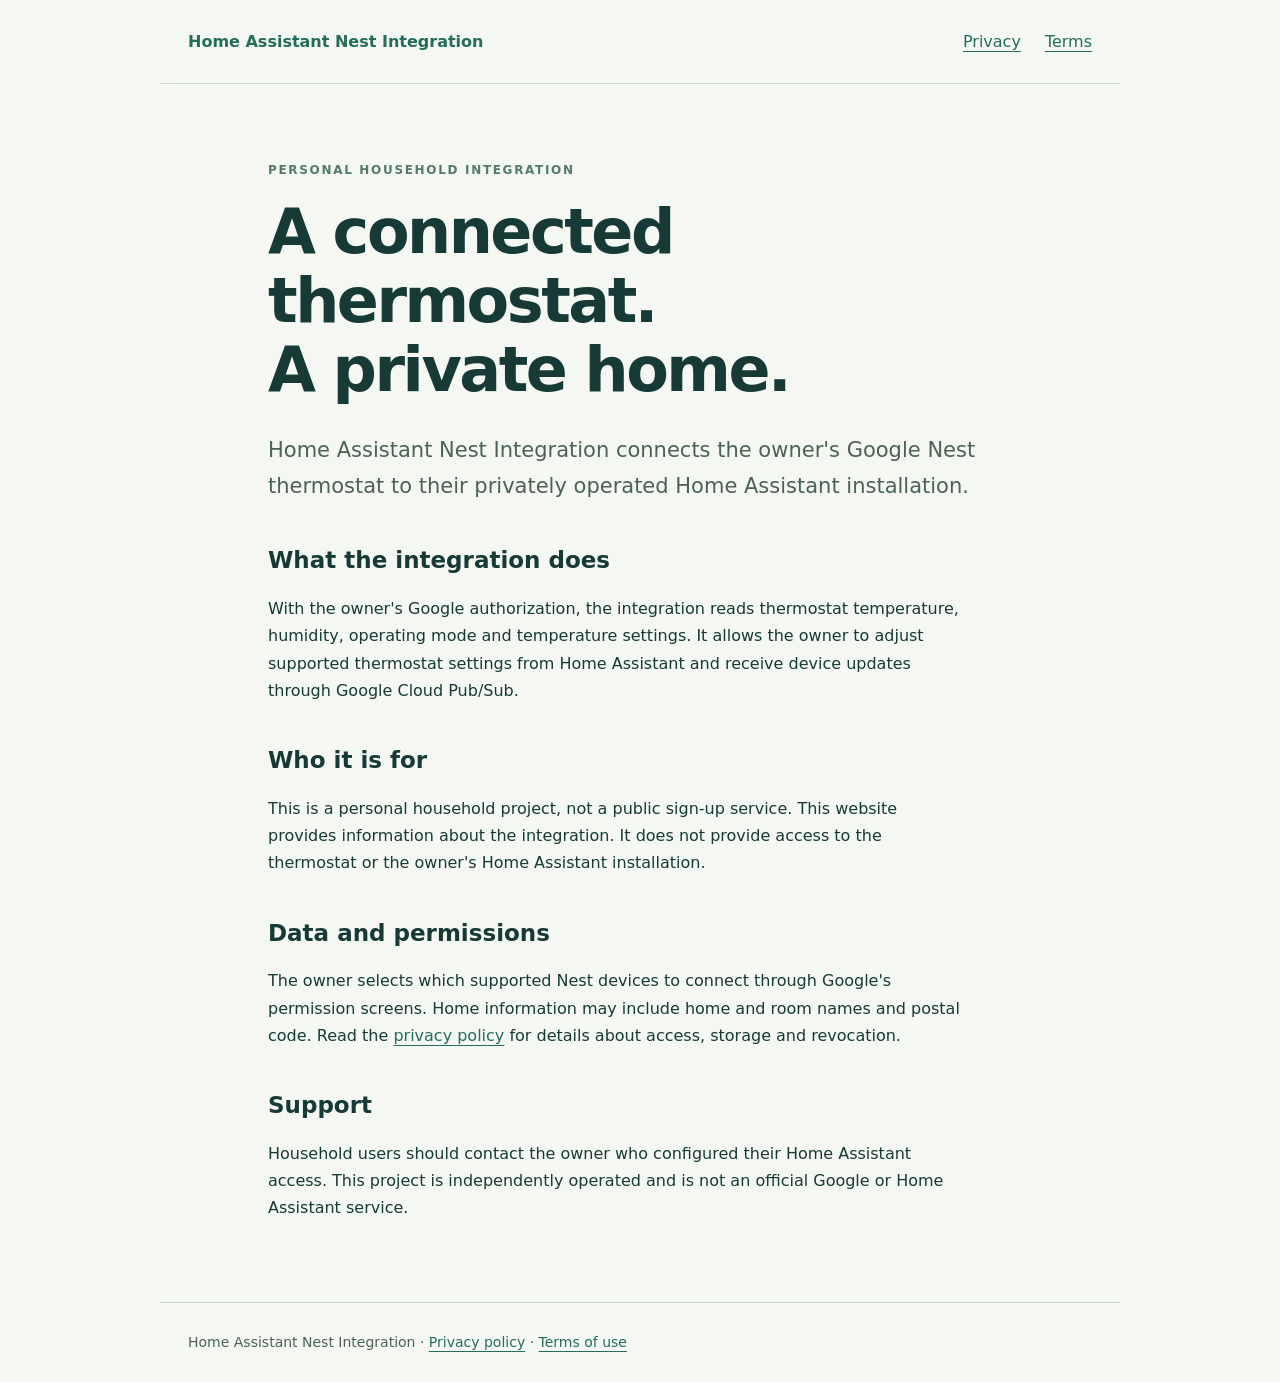
<file: index.html>
<!doctype html>
<html lang="en"><head><meta charset="utf-8"><meta name="viewport" content="width=device-width,initial-scale=1"><title>Home Assistant Nest Integration</title><link rel="stylesheet" href="style.css"></head><body><header><a href="index.html">Home Assistant Nest Integration</a><nav><a href="privacy.html">Privacy</a><a href="terms.html">Terms</a></nav></header><main><p class="eyebrow">Personal household integration</p><h1>A connected thermostat.<br>A private home.</h1><p class="lead">Home Assistant Nest Integration connects the owner's Google Nest thermostat to their privately operated Home Assistant installation.</p><section><h2>What the integration does</h2><p>With the owner's Google authorization, the integration reads thermostat temperature, humidity, operating mode and temperature settings. It allows the owner to adjust supported thermostat settings from Home Assistant and receive device updates through Google Cloud Pub/Sub.</p></section><section><h2>Who it is for</h2><p>This is a personal household project, not a public sign-up service. This website provides information about the integration. It does not provide access to the thermostat or the owner's Home Assistant installation.</p></section><section><h2>Data and permissions</h2><p>The owner selects which supported Nest devices to connect through Google's permission screens. Home information may include home and room names and postal code. Read the <a href="privacy.html">privacy policy</a> for details about access, storage and revocation.</p></section><section><h2>Support</h2><p>Household users should contact the owner who configured their Home Assistant access. This project is independently operated and is not an official Google or Home Assistant service.</p></section></main><footer>Home Assistant Nest Integration · <a href="privacy.html">Privacy policy</a> · <a href="terms.html">Terms of use</a></footer></body></html>
</file>
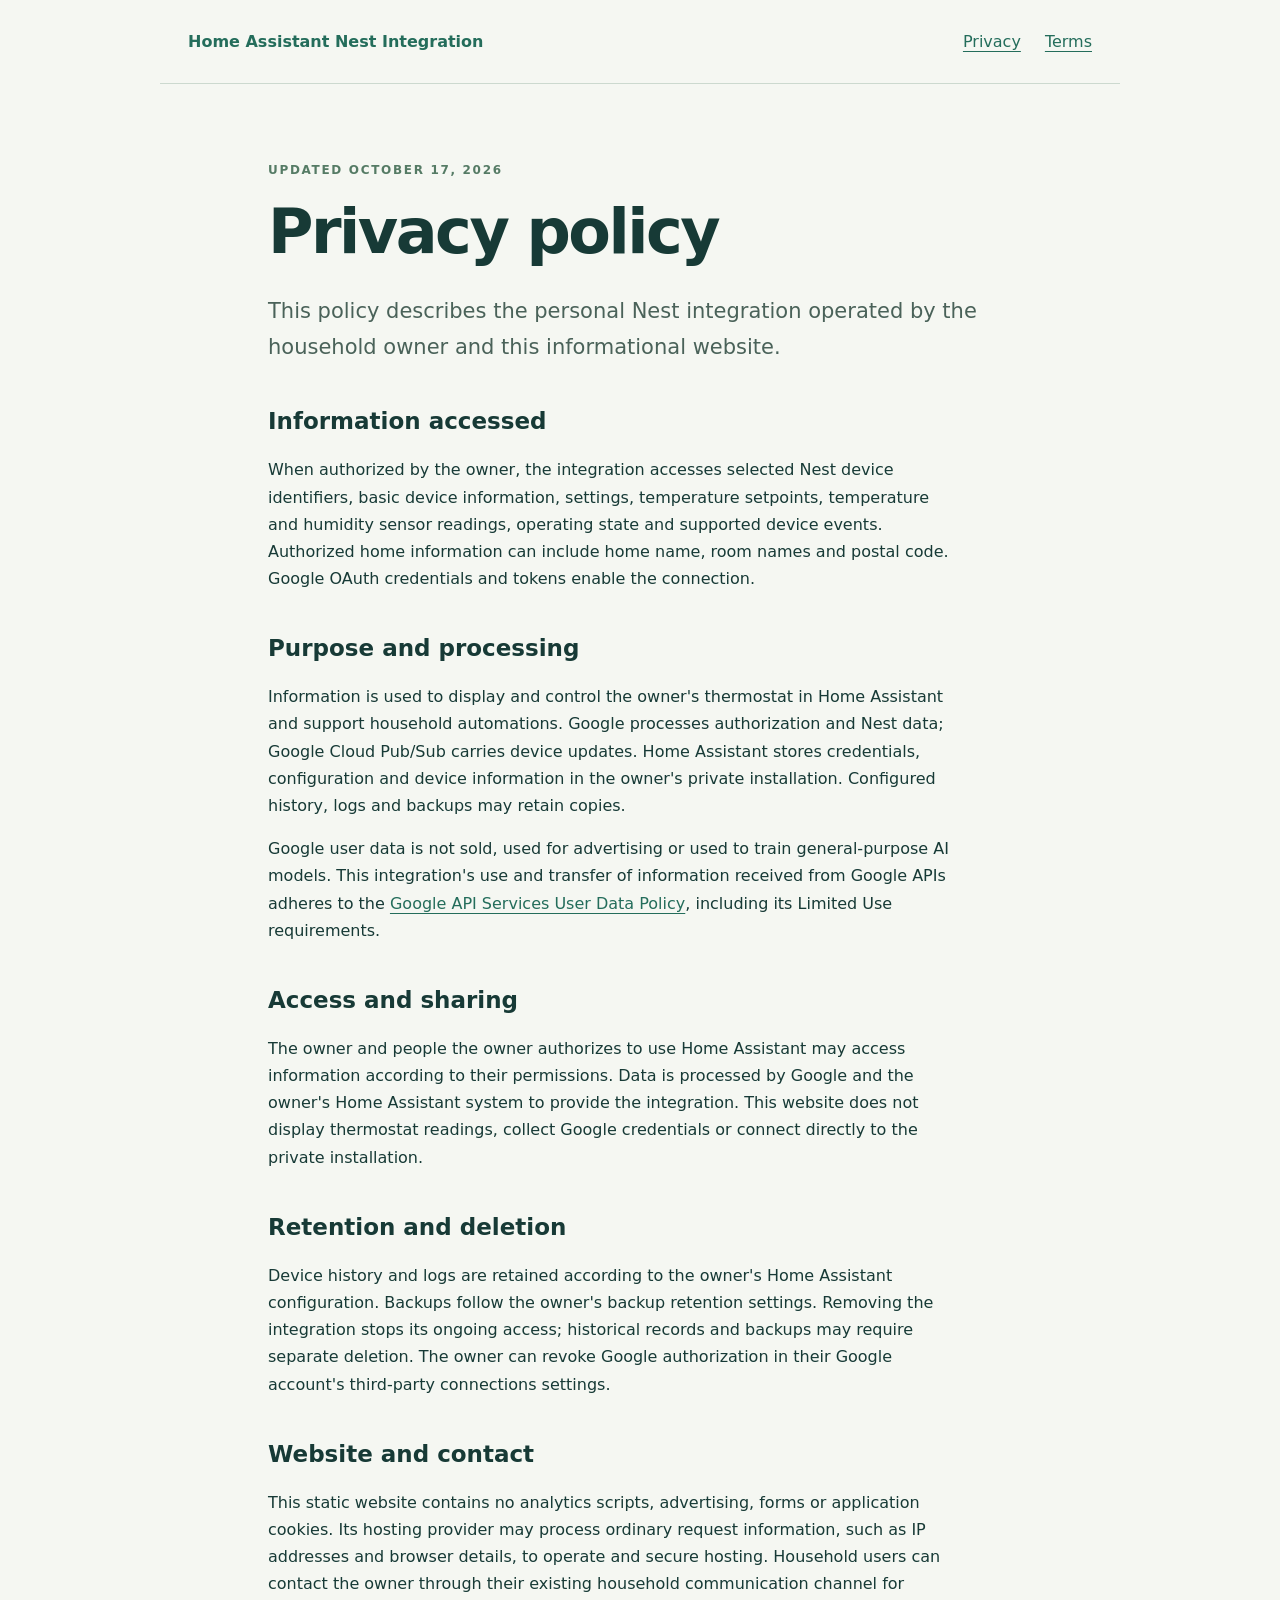
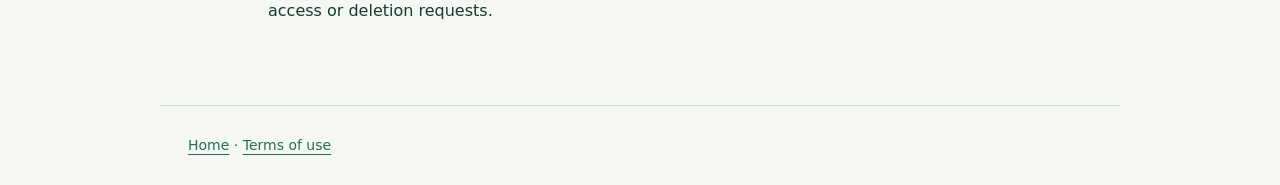
<file: privacy.html>
<!doctype html><html lang="en"><head><meta charset="utf-8"><meta name="viewport" content="width=device-width,initial-scale=1"><title>Privacy · Home Assistant Nest Integration</title><link rel="stylesheet" href="style.css"></head><body><header><a href="index.html">Home Assistant Nest Integration</a><nav><a href="privacy.html" aria-current="page">Privacy</a><a href="terms.html">Terms</a></nav></header><main><p class="eyebrow">Updated October 17, 2026</p><h1>Privacy policy</h1><p class="lead">This policy describes the personal Nest integration operated by the household owner and this informational website.</p><section><h2>Information accessed</h2><p>When authorized by the owner, the integration accesses selected Nest device identifiers, basic device information, settings, temperature setpoints, temperature and humidity sensor readings, operating state and supported device events. Authorized home information can include home name, room names and postal code. Google OAuth credentials and tokens enable the connection.</p></section><section><h2>Purpose and processing</h2><p>Information is used to display and control the owner's thermostat in Home Assistant and support household automations. Google processes authorization and Nest data; Google Cloud Pub/Sub carries device updates. Home Assistant stores credentials, configuration and device information in the owner's private installation. Configured history, logs and backups may retain copies.</p><p>Google user data is not sold, used for advertising or used to train general-purpose AI models. This integration's use and transfer of information received from Google APIs adheres to the <a href="https://developers.google.com/terms/api-services-user-data-policy">Google API Services User Data Policy</a>, including its Limited Use requirements.</p></section><section><h2>Access and sharing</h2><p>The owner and people the owner authorizes to use Home Assistant may access information according to their permissions. Data is processed by Google and the owner's Home Assistant system to provide the integration. This website does not display thermostat readings, collect Google credentials or connect directly to the private installation.</p></section><section><h2>Retention and deletion</h2><p>Device history and logs are retained according to the owner's Home Assistant configuration. Backups follow the owner's backup retention settings. Removing the integration stops its ongoing access; historical records and backups may require separate deletion. The owner can revoke Google authorization in their Google account's third-party connections settings.</p></section><section><h2>Website and contact</h2><p>This static website contains no analytics scripts, advertising, forms or application cookies. Its hosting provider may process ordinary request information, such as IP addresses and browser details, to operate and secure hosting. Household users can contact the owner through their existing household communication channel for access or deletion requests.</p></section></main><footer><a href="index.html">Home</a> · <a href="terms.html">Terms of use</a></footer></body></html>
</file>
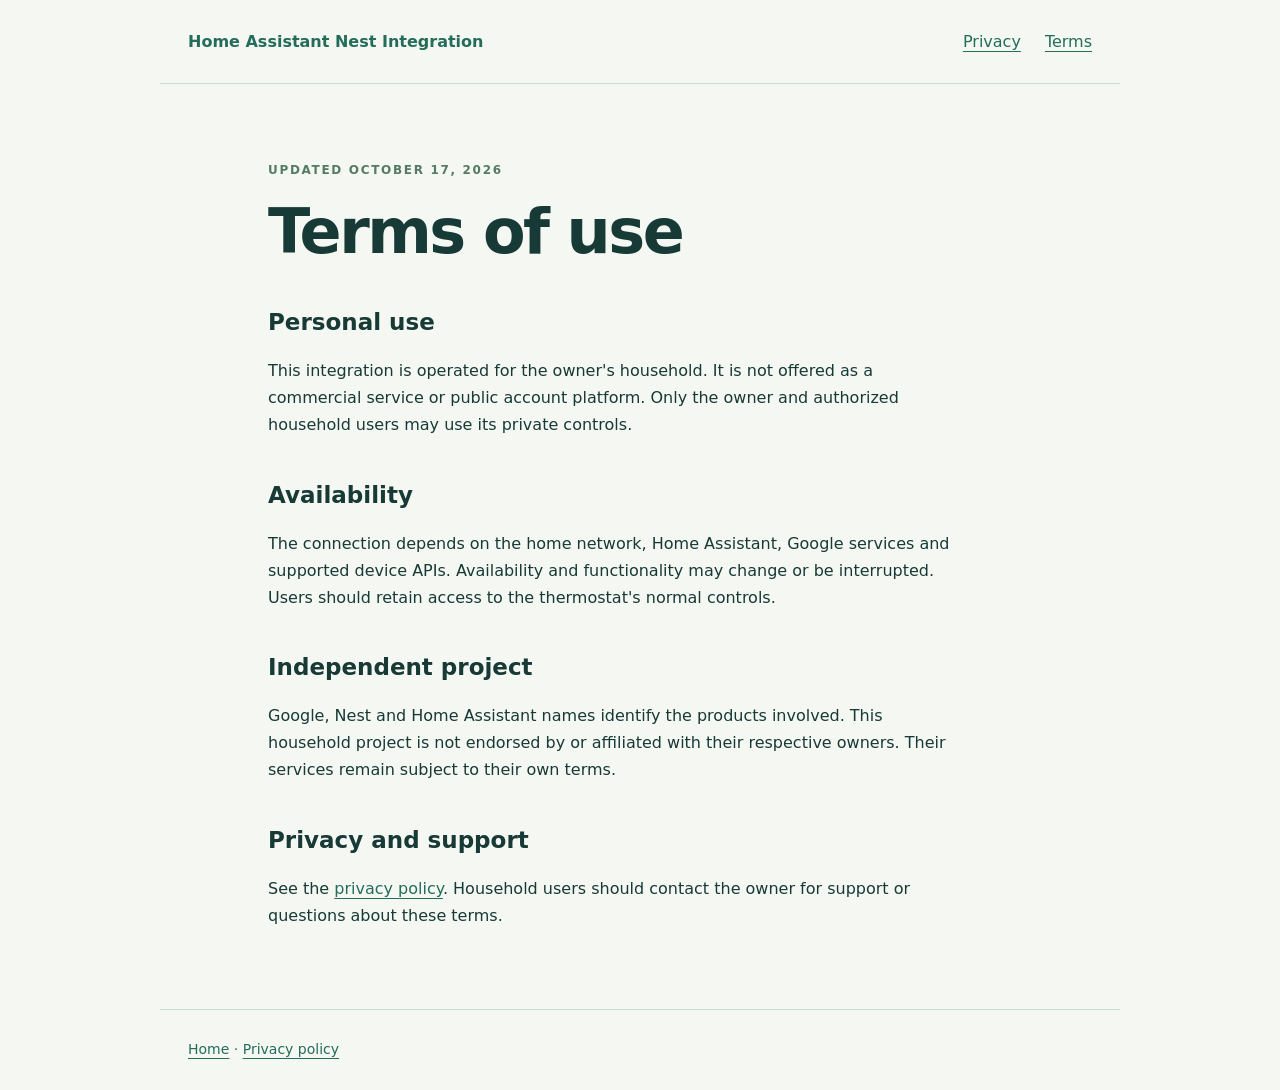
<file: terms.html>
<!doctype html><html lang="en"><head><meta charset="utf-8"><meta name="viewport" content="width=device-width,initial-scale=1"><title>Terms · Home Assistant Nest Integration</title><link rel="stylesheet" href="style.css"></head><body><header><a href="index.html">Home Assistant Nest Integration</a><nav><a href="privacy.html">Privacy</a><a href="terms.html" aria-current="page">Terms</a></nav></header><main><p class="eyebrow">Updated October 17, 2026</p><h1>Terms of use</h1><section><h2>Personal use</h2><p>This integration is operated for the owner's household. It is not offered as a commercial service or public account platform. Only the owner and authorized household users may use its private controls.</p></section><section><h2>Availability</h2><p>The connection depends on the home network, Home Assistant, Google services and supported device APIs. Availability and functionality may change or be interrupted. Users should retain access to the thermostat's normal controls.</p></section><section><h2>Independent project</h2><p>Google, Nest and Home Assistant names identify the products involved. This household project is not endorsed by or affiliated with their respective owners. Their services remain subject to their own terms.</p></section><section><h2>Privacy and support</h2><p>See the <a href="privacy.html">privacy policy</a>. Household users should contact the owner for support or questions about these terms.</p></section></main><footer><a href="index.html">Home</a> · <a href="privacy.html">Privacy policy</a></footer></body></html>
</file>
<file: style.css>
:root{font-family:system-ui,-apple-system,sans-serif;color:#173a36;background:#f5f7f2;line-height:1.7}*{box-sizing:border-box}body{margin:0}header,main,footer{max-width:960px;margin:auto;padding:28px}header{display:flex;justify-content:space-between;gap:24px;border-bottom:1px solid #ccd9cf}header>a{font-weight:650;text-decoration:none}nav{display:flex;gap:24px}a{color:#246d5b;text-underline-offset:4px}main{max-width:800px;padding-top:64px;padding-bottom:64px}h1{font-size:clamp(36px,6vw,62px);line-height:1.12;letter-spacing:-.04em;margin:16px 0 28px}h2{font-size:23px;line-height:1.3}p{max-width:68ch}.lead{font-size:21px;color:#4a6259}.eyebrow{text-transform:uppercase;font-size:12px;font-weight:700;letter-spacing:.14em;color:#557b65}section{margin-top:42px}footer{border-top:1px solid #ccd9cf;font-size:14px;color:#4a6259}a:focus-visible{outline:3px solid #cba548;outline-offset:4px}@media(max-width:600px){header{flex-direction:column;gap:12px}main{padding-top:36px}}
</file>
